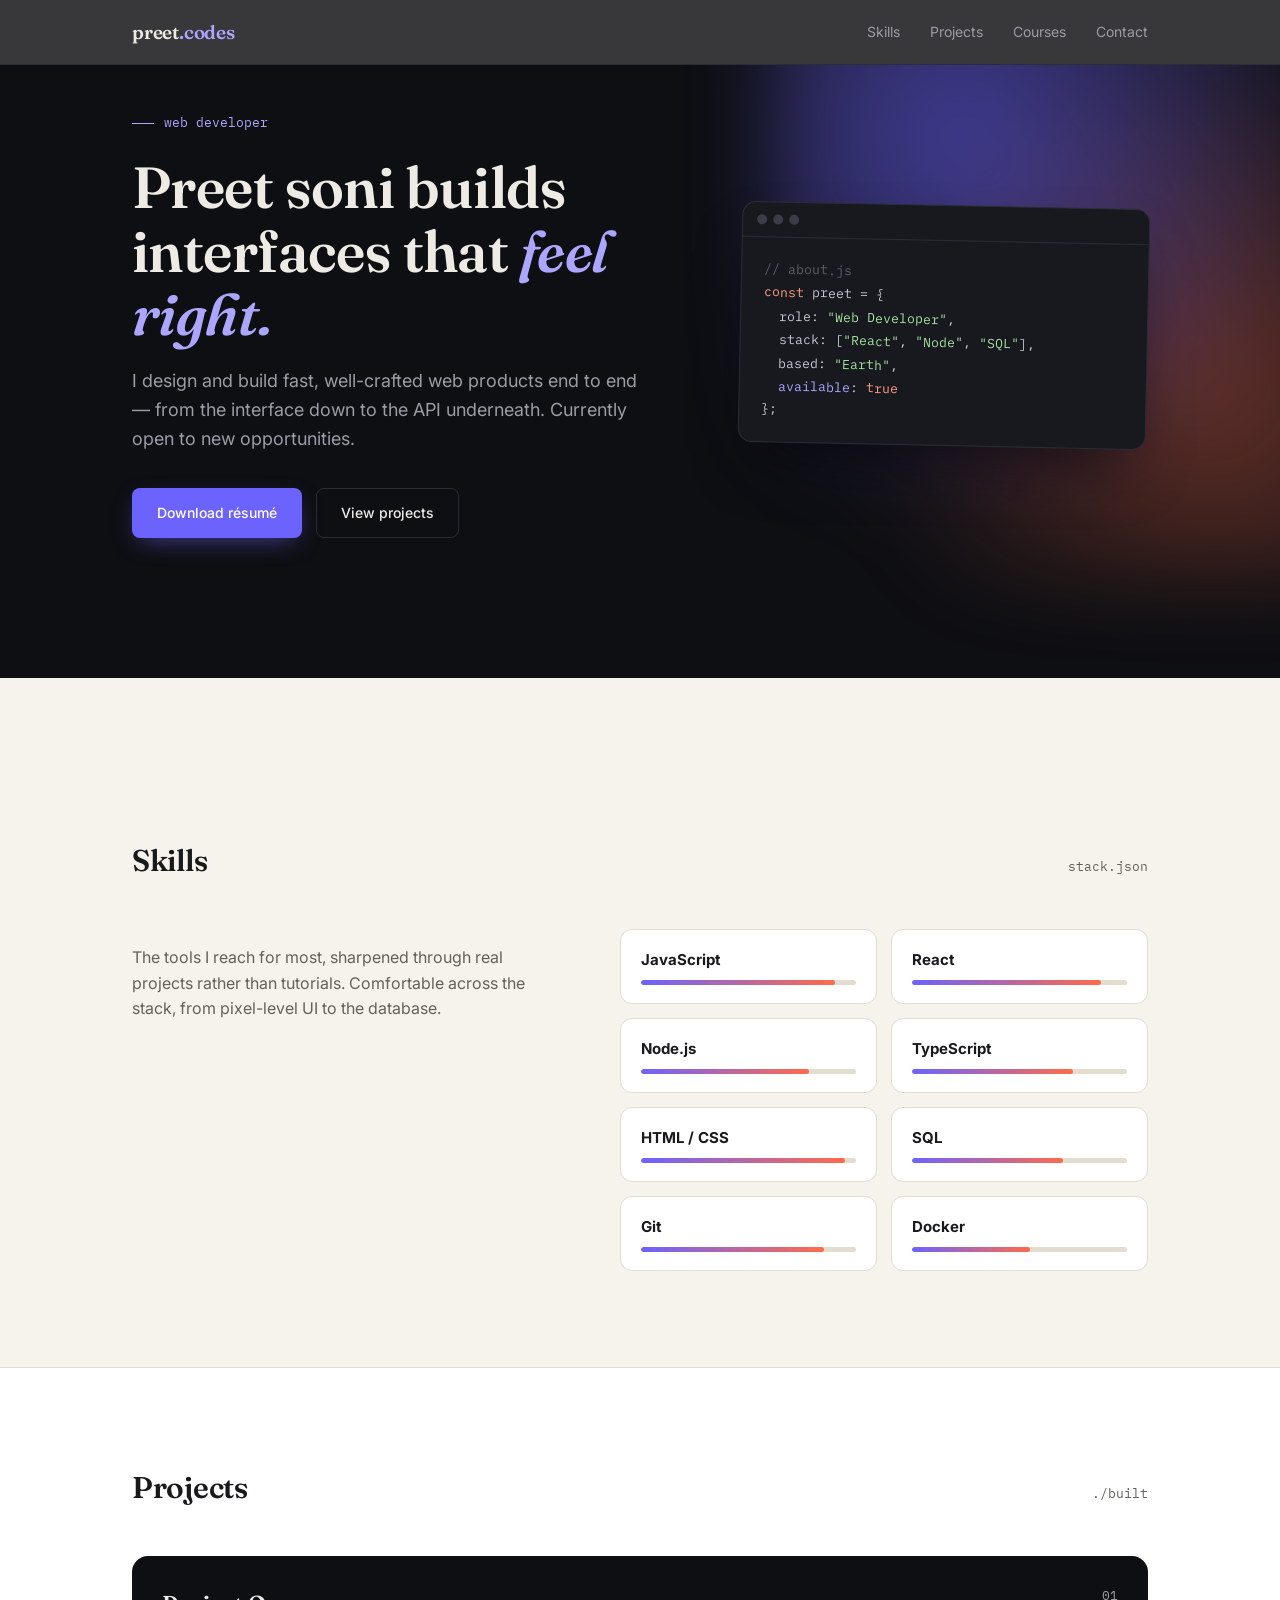
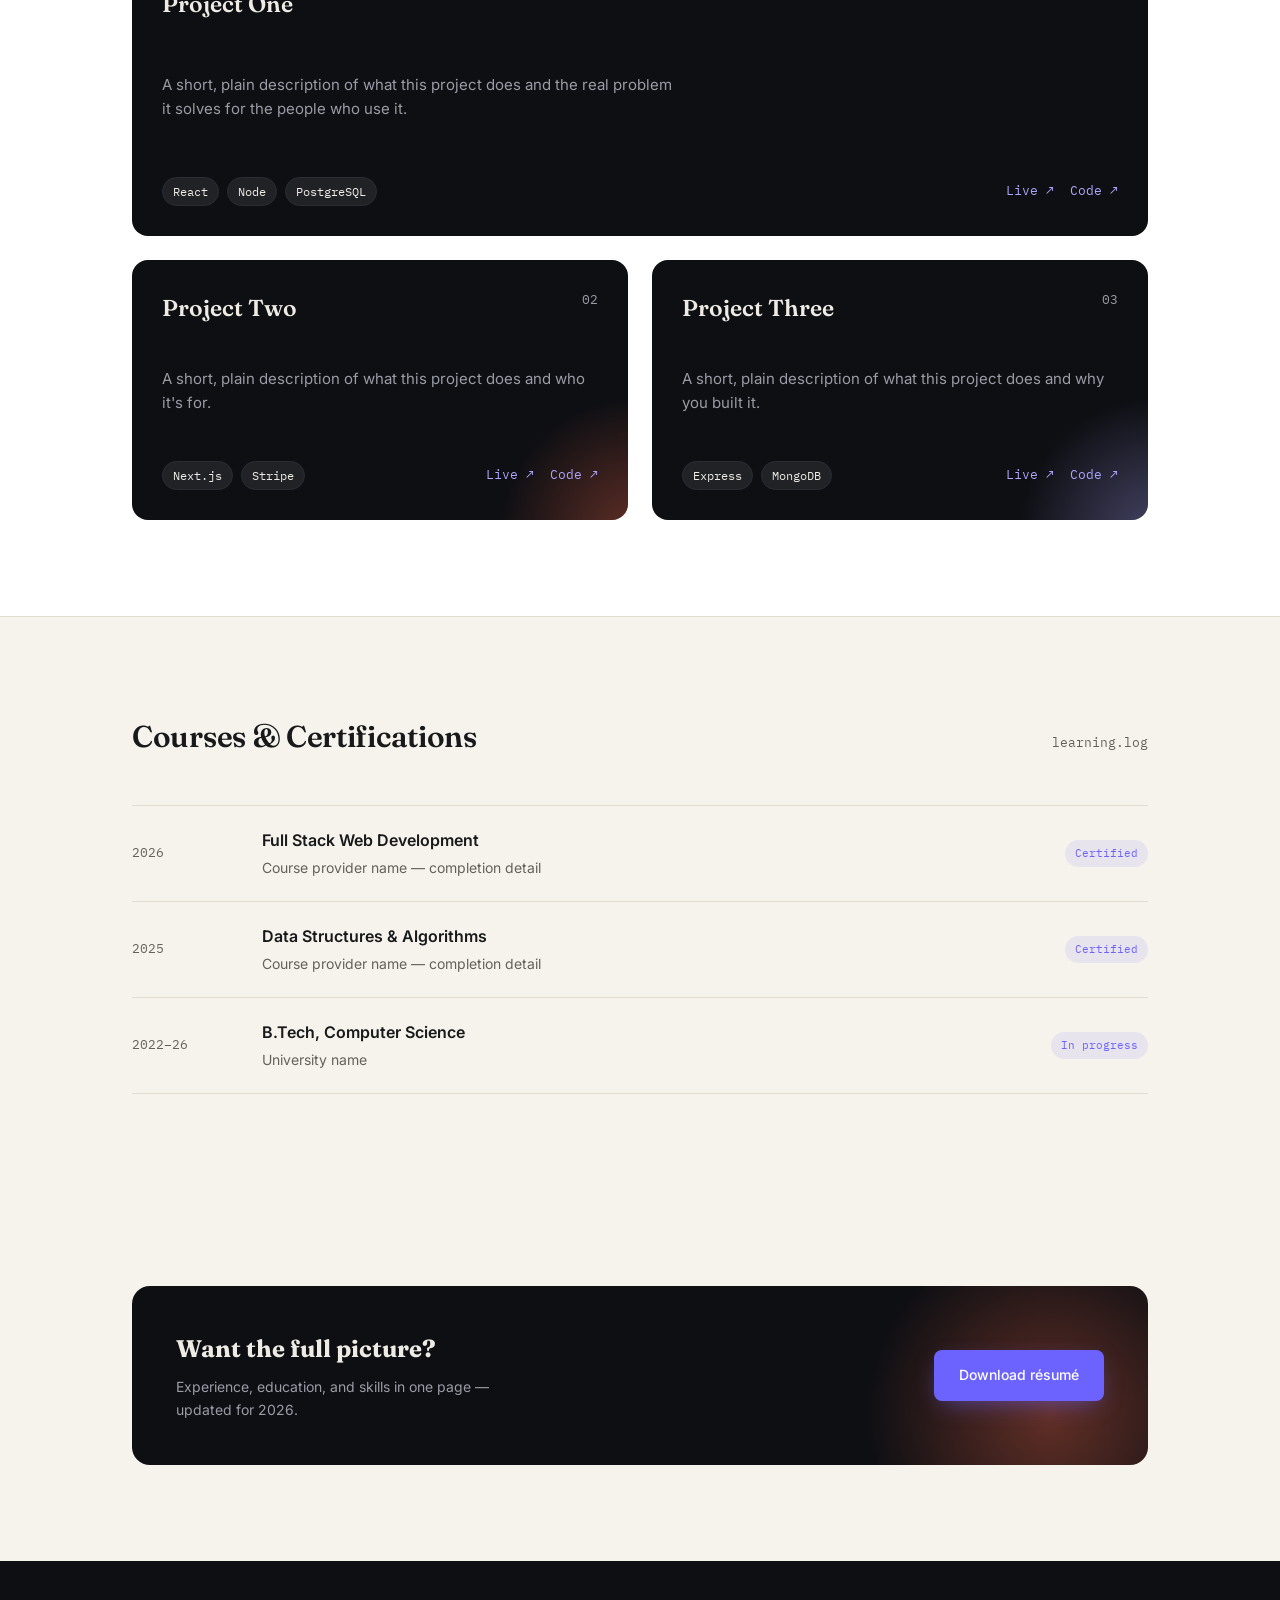
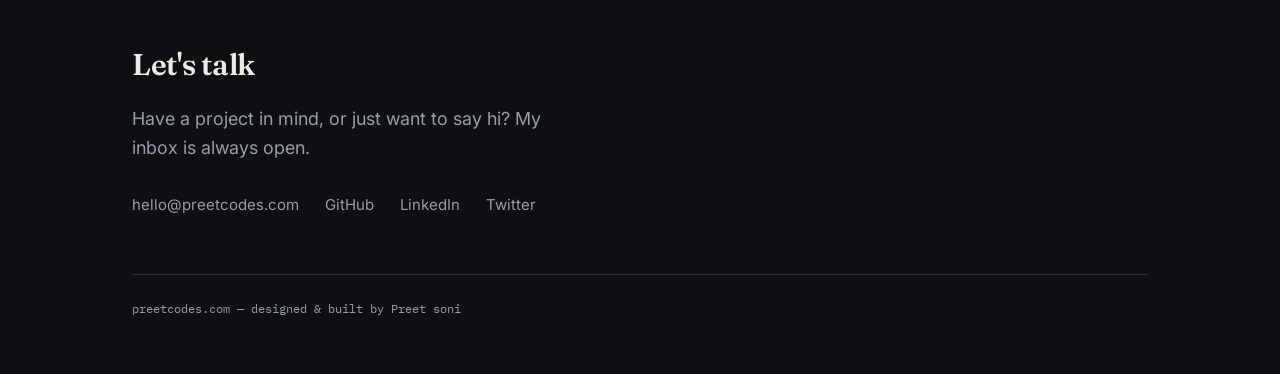
<file: index.html>
<!DOCTYPE html>
<html lang="en">
<head>
<meta charset="UTF-8">
<meta name="viewport" content="width=device-width, initial-scale=1.0">
<title>Preet soni — Web Developer</title>
<link rel="preconnect" href="https://fonts.googleapis.com">
<link href="https://fonts.googleapis.com/css2?family=Fraunces:opsz,wght@9..144,500;9..144,600;9..144,700&family=Inter:wght@400;500;600&family=IBM+Plex+Mono:wght@400;500&display=swap" rel="stylesheet">
<link rel="stylesheet" href="style.css">
</head>
<body>

<nav>
  <div class="wrap">
    <a class="logo" href="#top">preet<em>.codes</em></a>
    <ul class="navlinks">
      <li><a href="#skills">Skills</a></li>
      <li><a href="#projects">Projects</a></li>
      <li><a href="#courses">Courses</a></li>
      <li><a href="#contact">Contact</a></li>
    </ul>
  </div>
</nav>

<header class="hero" id="top">
  <div class="wrap">
    <div>
      <p class="eyebrow-line">web developer</p>
      <h1 class="name">Preet soni builds<br>interfaces that <span class="accent">feel right.</span></h1>
      <p class="role">I design and build fast, well-crafted web products end to end — from the interface down to the API underneath. Currently open to new opportunities.</p>
      <div class="hero-actions">
        <a class="btn btn-primary" href="/resume.pdf" download>Download résumé</a>
        <a class="btn btn-ghost" href="#projects">View projects</a>
      </div>
    </div>
    <div class="code-card">
      <div class="code-head"><span></span><span></span><span></span></div>
      <div class="code-body">
<span class="c">// about.js</span><br>
<span class="k">const</span> preet = {<br>
&nbsp;&nbsp;role: <span class="s">"Web Developer"</span>,<br>
&nbsp;&nbsp;stack: [<span class="s">"React"</span>, <span class="s">"Node"</span>, <span class="s">"SQL"</span>],<br>
&nbsp;&nbsp;based: <span class="s">"Earth"</span>,<br>
&nbsp;&nbsp;<span class="p">available</span>: <span class="k">true</span><br>
};
      </div>
    </div>
  </div>
</header>

<svg class="divider" viewBox="0 0 1440 64" preserveAspectRatio="none" xmlns="http://www.w3.org/2000/svg">
  <path d="M0,0 L1440,0 L1440,32 C1200,64 240,64 0,32 Z" fill="#F6F3EC"></path>
</svg>

<section id="skills">
  <div class="wrap">
    <div class="section-head">
      <h2 class="section-title">Skills</h2>
      <span class="section-note">stack.json</span>
    </div>
    <div class="skills-wrap">
      <div class="skills-intro">
        <p>The tools I reach for most, sharpened through real projects rather than tutorials. Comfortable across the stack, from pixel-level UI to the database.</p>
      </div>
      <div class="skills-grid">
        <div class="skill-card"><b>JavaScript</b><div class="bar"><i style="width:90%"></i></div></div>
        <div class="skill-card"><b>React</b><div class="bar"><i style="width:88%"></i></div></div>
        <div class="skill-card"><b>Node.js</b><div class="bar"><i style="width:78%"></i></div></div>
        <div class="skill-card"><b>TypeScript</b><div class="bar"><i style="width:75%"></i></div></div>
        <div class="skill-card"><b>HTML / CSS</b><div class="bar"><i style="width:95%"></i></div></div>
        <div class="skill-card"><b>SQL</b><div class="bar"><i style="width:70%"></i></div></div>
        <div class="skill-card"><b>Git</b><div class="bar"><i style="width:85%"></i></div></div>
        <div class="skill-card"><b>Docker</b><div class="bar"><i style="width:55%"></i></div></div>
      </div>
    </div>
  </div>
</section>

<section id="projects" style="background:var(--paper); border-top:1px solid var(--cream-line); border-bottom:1px solid var(--cream-line);">
  <div class="wrap">
    <div class="section-head">
      <h2 class="section-title">Projects</h2>
      <span class="section-note">./built</span>
    </div>
    <div class="projects-grid">
      <div class="project-card featured" style="--card-glow: var(--indigo);">
        <div class="project-top">
          <h3 class="project-title"><a href="https://example.com" target="_blank" rel="noopener">Project One</a></h3>
          <span class="project-num">01</span>
        </div>
        <p class="project-desc">A short, plain description of what this project does and the real problem it solves for the people who use it.</p>
        <div class="project-bottom">
          <div class="project-stack"><span class="tag">React</span><span class="tag">Node</span><span class="tag">PostgreSQL</span></div>
          <div class="project-links">
            <a href="https://example.com" target="_blank" rel="noopener">Live ↗</a>
            <a href="https://github.com/yourusername" target="_blank" rel="noopener">Code ↗</a>
          </div>
        </div>
      </div>

      <div class="project-card" style="--card-glow: var(--coral);">
        <div class="project-top">
          <h3 class="project-title"><a href="https://example.com" target="_blank" rel="noopener">Project Two</a></h3>
          <span class="project-num">02</span>
        </div>
        <p class="project-desc">A short, plain description of what this project does and who it's for.</p>
        <div class="project-bottom">
          <div class="project-stack"><span class="tag">Next.js</span><span class="tag">Stripe</span></div>
          <div class="project-links">
            <a href="https://example.com" target="_blank" rel="noopener">Live ↗</a>
            <a href="https://github.com/yourusername" target="_blank" rel="noopener">Code ↗</a>
          </div>
        </div>
      </div>

      <div class="project-card" style="--card-glow: var(--indigo-soft);">
        <div class="project-top">
          <h3 class="project-title"><a href="https://example.com" target="_blank" rel="noopener">Project Three</a></h3>
          <span class="project-num">03</span>
        </div>
        <p class="project-desc">A short, plain description of what this project does and why you built it.</p>
        <div class="project-bottom">
          <div class="project-stack"><span class="tag">Express</span><span class="tag">MongoDB</span></div>
          <div class="project-links">
            <a href="https://example.com" target="_blank" rel="noopener">Live ↗</a>
            <a href="https://github.com/yourusername" target="_blank" rel="noopener">Code ↗</a>
          </div>
        </div>
      </div>
    </div>
  </div>
</section>

<section id="courses">
  <div class="wrap">
    <div class="section-head">
      <h2 class="section-title">Courses &amp; Certifications</h2>
      <span class="section-note">learning.log</span>
    </div>
    <div class="courses-list">
      <div class="course">
        <span class="course-year">2026</span>
        <div>
          <p class="course-name">Full Stack Web Development</p>
          <p class="course-issuer">Course provider name — completion detail</p>
        </div>
        <span class="course-badge">Certified</span>
      </div>
      <div class="course">
        <span class="course-year">2025</span>
        <div>
          <p class="course-name">Data Structures &amp; Algorithms</p>
          <p class="course-issuer">Course provider name — completion detail</p>
        </div>
        <span class="course-badge">Certified</span>
      </div>
      <div class="course">
        <span class="course-year">2022–26</span>
        <div>
          <p class="course-name">B.Tech, Computer Science</p>
          <p class="course-issuer">University name</p>
        </div>
        <span class="course-badge">In progress</span>
      </div>
    </div>
  </div>
</section>

<section id="resume">
  <div class="wrap">
    <div class="resume-card">
      <div>
        <h3>Want the full picture?</h3>
        <p>Experience, education, and skills in one page — updated for 2026.</p>
      </div>
      <a class="btn btn-primary" href="/resume.pdf" download>Download résumé</a>
    </div>
  </div>
</section>

<footer id="contact">
  <div class="wrap">
    <h2 class="section-title">Let's talk</h2>
    <p class="contact-lead">Have a project in mind, or just want to say hi? My inbox is always open.</p>
    <div class="contact-row">
      <a href="mailto:hello@preetcodes.com">hello@preetcodes.com</a>
      <a href="https://github.com/yourusername" target="_blank" rel="noopener">GitHub</a>
      <a href="https://linkedin.com/in/yourusername" target="_blank" rel="noopener">LinkedIn</a>
      <a href="https://twitter.com/yourusername" target="_blank" rel="noopener">Twitter</a>
    </div>
    <p class="foot-note">preetcodes.com — designed &amp; built by Preet soni</p>
  </div>
</footer>

</body>
</html>
</file>
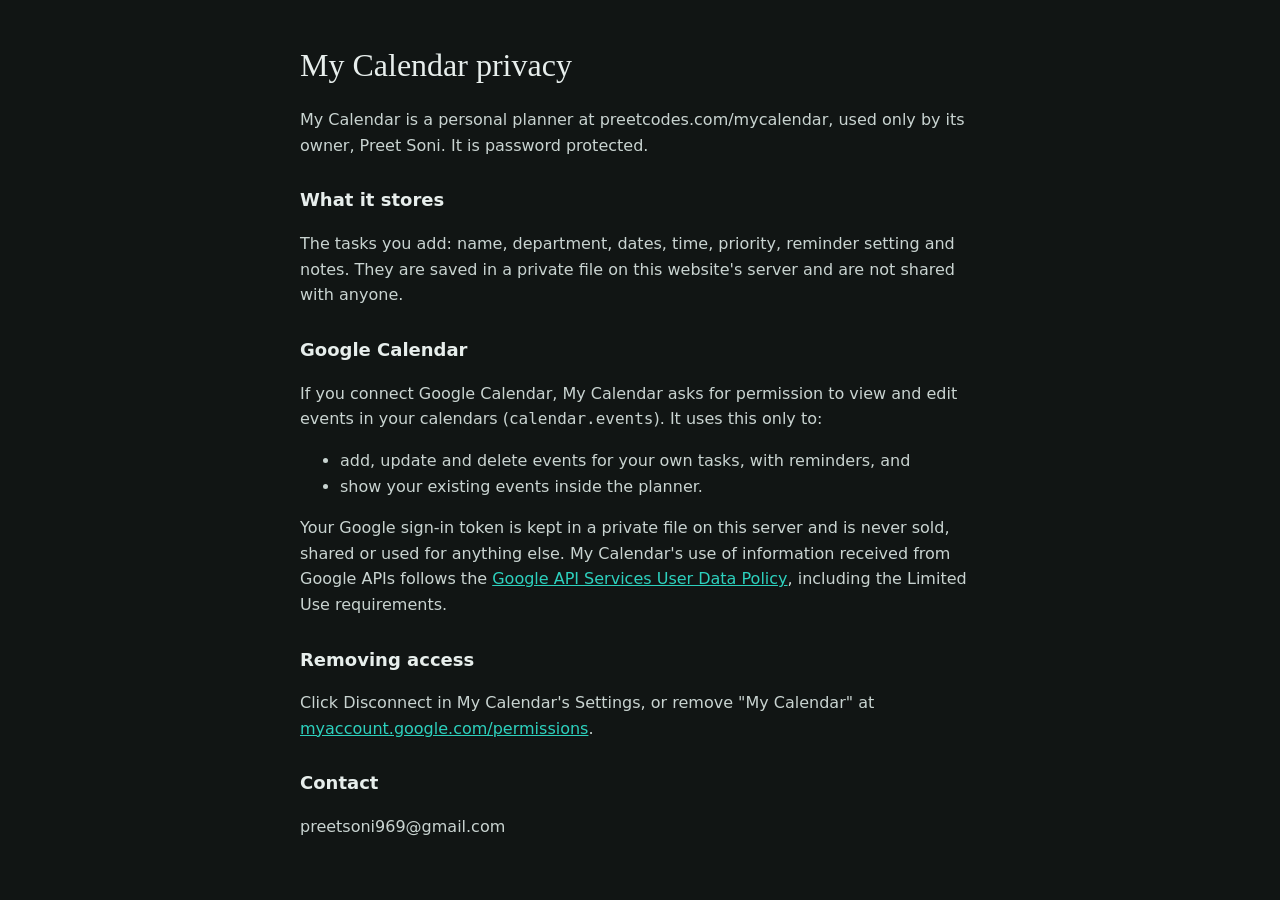
<file: mycalendar/privacy.html>
<!doctype html>
<html lang="en">
<head>
<meta charset="utf-8">
<meta name="viewport" content="width=device-width,initial-scale=1">
<title>My Calendar · Privacy</title>
<style>
  body{margin:0;background:#111514;color:#e7eeec;font:16px/1.6 system-ui,-apple-system,"Segoe UI",sans-serif}
  main{max-width:680px;margin:0 auto;padding:40px 20px}
  h1{font-family:Georgia,serif;font-weight:400;font-size:32px;margin:0 0 8px}
  h2{font-size:18px;margin:28px 0 6px}
  p,li{color:#c9d4d1}
  a{color:#2dd1be}
</style>
</head>
<body>
<main>
  <h1>My Calendar privacy</h1>
  <p>My Calendar is a personal planner at preetcodes.com/mycalendar, used only by its owner, Preet Soni. It is password protected.</p>
  <h2>What it stores</h2>
  <p>The tasks you add: name, department, dates, time, priority, reminder setting and notes. They are saved in a private file on this website's server and are not shared with anyone.</p>
  <h2>Google Calendar</h2>
  <p>If you connect Google Calendar, My Calendar asks for permission to view and edit events in your calendars (<code>calendar.events</code>). It uses this only to:</p>
  <ul>
    <li>add, update and delete events for your own tasks, with reminders, and</li>
    <li>show your existing events inside the planner.</li>
  </ul>
  <p>Your Google sign-in token is kept in a private file on this server and is never sold, shared or used for anything else. My Calendar's use of information received from Google APIs follows the <a href="https://developers.google.com/terms/api-services-user-data-policy">Google API Services User Data Policy</a>, including the Limited Use requirements.</p>
  <h2>Removing access</h2>
  <p>Click Disconnect in My Calendar's Settings, or remove "My Calendar" at <a href="https://myaccount.google.com/permissions">myaccount.google.com/permissions</a>.</p>
  <h2>Contact</h2>
  <p>preetsoni969@gmail.com</p>
</main>
</body>
</html>
</file>
<file: style.css>
:root{
    --ink: #0E0F13;
    --ink-2: #17191F;
    --ink-line: #2A2D36;
    --cream: #F6F3EC;
    --cream-line: #E2DDCF;
    --paper: #FFFFFF;
    --text-dark: #EDEBE4;
    --text-dark-soft: #9A9CA6;
    --text-light: #17191A;
    --text-light-soft: #63625A;
    --indigo: #6C63FF;
    --indigo-soft: #ADA6FF;
    --coral: #FF6B4A;
    --serif: 'Fraunces', serif;
    --sans: 'Inter', sans-serif;
    --mono: 'IBM Plex Mono', monospace;
    --maxw: 1080px;
  }
  *{ box-sizing:border-box; }
  html{ scroll-behavior:smooth; }
  body{
    margin:0; background:var(--cream); color:var(--text-light);
    font-family:var(--sans); line-height:1.6; -webkit-font-smoothing:antialiased;
  }
  a{ color:inherit; }
  ::selection{ background:var(--indigo); color:#fff; }
  @media (prefers-reduced-motion: reduce){ *{ animation:none !important; transition:none !important; } }

  .wrap{ max-width:var(--maxw); margin:0 auto; padding:0 32px; }

  /* ---------- NAV ---------- */
  nav{
    position:sticky; top:0; z-index:30;
    background:rgba(14,15,19,0.82); backdrop-filter:blur(10px);
    border-bottom:1px solid var(--ink-line);
  }
  nav .wrap{ display:flex; align-items:center; justify-content:space-between; height:64px; }
  .logo{ font-family:var(--serif); font-size:19px; font-weight:600; text-decoration:none; color:var(--text-dark); letter-spacing:-0.01em; }
  .logo em{ font-style:normal; color:var(--indigo-soft); }
  .navlinks{ display:flex; gap:30px; list-style:none; margin:0; padding:0; }
  .navlinks a{ text-decoration:none; font-size:14px; color:var(--text-dark-soft); transition:color .15s ease; }
  .navlinks a:hover{ color:var(--text-dark); }
  a:focus-visible{ outline:2px solid var(--indigo-soft); outline-offset:3px; border-radius:2px; }

  /* ---------- HERO ---------- */
  .hero{
    position:relative; overflow:hidden;
    background:var(--ink); color:var(--text-dark);
    padding:48px 0 140px;
  }
  .hero::before{
    content:""; position:absolute; inset:-20% -10% auto auto; width:640px; height:640px;
    background:radial-gradient(circle at 30% 30%, rgba(108,99,255,0.55), transparent 60%),
               radial-gradient(circle at 70% 70%, rgba(255,107,74,0.35), transparent 55%);
    filter:blur(40px); pointer-events:none;
  }
  .hero .wrap{ position:relative; display:grid; grid-template-columns:1.15fr 0.85fr; gap:56px; align-items:center; }
  .eyebrow-line{ font-family:var(--mono); font-size:13px; color:var(--indigo-soft); margin:0 0 22px; display:flex; align-items:center; gap:10px; }
  .eyebrow-line::before{ content:""; width:22px; height:1px; background:var(--indigo-soft); display:inline-block; }
  h1.name{
    font-family:var(--serif); font-weight:600; font-size:clamp(40px,5vw,58px);
    line-height:1.1; margin:0 0 20px; letter-spacing:-0.01em;
  }
  h1.name .accent{ font-style:italic; color:var(--indigo-soft); }
  .role{ font-size:18px; color:var(--text-dark-soft); max-width:46ch; margin:0 0 34px; }
  .hero-actions{ display:flex; gap:14px; flex-wrap:wrap; }
  .btn{
    display:inline-flex; align-items:center; gap:8px; padding:13px 24px; border-radius:8px;
    text-decoration:none; font-size:14px; font-weight:500; border:1px solid transparent;
    transition:transform .15s ease, background .15s ease, border-color .15s ease, box-shadow .15s ease;
  }
  .btn-primary{ background:var(--indigo); color:#fff; box-shadow:0 8px 24px -8px rgba(108,99,255,0.6); }
  .btn-primary:hover{ transform:translateY(-2px); box-shadow:0 12px 28px -8px rgba(108,99,255,0.75); }
  .btn-ghost{ border-color:var(--ink-line); color:var(--text-dark); background:transparent; }
  .btn-ghost:hover{ border-color:var(--text-dark-soft); }

  .code-card{
    background:var(--ink-2); border:1px solid var(--ink-line); border-radius:14px;
    box-shadow:0 30px 60px -20px rgba(0,0,0,0.6);
    overflow:hidden; transform:rotate(1.2deg);
  }
  .code-card:hover{ transform:rotate(0deg); transition:transform .3s ease; }
  .code-head{ display:flex; gap:6px; padding:12px 14px; border-bottom:1px solid var(--ink-line); }
  .code-head span{ width:10px; height:10px; border-radius:50%; background:#3a3d47; }
  .code-body{ padding:20px 22px; font-family:var(--mono); font-size:13px; line-height:1.8; color:#C7C9D1; }
  .code-body .k{ color:#FF9E80; }
  .code-body .s{ color:#A6E3A1; }
  .code-body .p{ color:var(--indigo-soft); }
  .code-body .c{ color:#5C5F6B; }

  .photo-card{
    position:relative;
    width:420px; height:560px;
    background:var(--ink-2); border:1px solid var(--ink-line); border-radius:14px;
    box-shadow:0 30px 60px -20px rgba(0,0,0,0.6);
    justify-self:center;
  }
  .photo-card:hover{ transform:rotate(0deg); transition:transform .3s ease; }
  .photo-card img{
    width:100%; height:100%; display:block;
    object-fit:cover; object-position:top center;
  }

  .divider{ display:block; width:100%; height:64px; margin-top:-1px; }

  section{ padding:96px 0; }
  .section-head{ display:flex; align-items:baseline; justify-content:space-between; margin-bottom:44px; gap:16px; }
  h2.section-title{ font-family:var(--serif); font-size:30px; font-weight:600; margin:0; letter-spacing:-0.01em; }
  .section-note{ font-size:13px; color:var(--text-light-soft); font-family:var(--mono); }

  .skills-wrap{ display:grid; grid-template-columns:0.9fr 1.1fr; gap:56px; align-items:start; }
  .skills-intro p{ color:var(--text-light-soft); font-size:16px; max-width:42ch; }
  .skills-grid{ display:grid; grid-template-columns:repeat(2, 1fr); gap:14px; }
  .skill-card{
    background:var(--paper); border:1px solid var(--cream-line); border-radius:12px;
    padding:18px 20px; transition:transform .15s ease, box-shadow .15s ease, border-color .15s ease;
  }
  .skill-card:hover{ transform:translateY(-3px); box-shadow:0 16px 30px -18px rgba(23,25,26,0.25); border-color:var(--indigo-soft); }
  .skill-card b{ display:block; font-size:15px; margin-bottom:8px; }
  .bar{ height:5px; border-radius:100px; background:var(--cream-line); overflow:hidden; }
  .bar i{ display:block; height:100%; background:linear-gradient(90deg, var(--indigo), var(--coral)); border-radius:100px; }

  .projects-grid{ display:grid; grid-template-columns:repeat(2, 1fr); gap:24px; }
  .project-card{
    background:var(--ink); color:var(--text-dark); border-radius:16px; padding:30px;
    position:relative; overflow:hidden; min-height:260px; display:flex; flex-direction:column; justify-content:space-between;
    transition:transform .2s ease, box-shadow .2s ease;
  }
  .project-card:hover{ transform:translateY(-4px); box-shadow:0 24px 50px -20px rgba(0,0,0,0.45); }
  .project-card.featured{ grid-column:span 2; min-height:280px; }
  .project-card::after{
    content:""; position:absolute; inset:auto -30% -60% auto; width:280px; height:280px; border-radius:50%;
    background:radial-gradient(circle, var(--card-glow, var(--indigo)) 0%, transparent 70%);
    opacity:0.35; pointer-events:none;
  }
  .project-top{ position:relative; z-index:1; display:flex; justify-content:space-between; align-items:flex-start; gap:16px; }
  .project-title{ font-family:var(--serif); font-size:23px; font-weight:600; margin:0; }
  .project-title a{ text-decoration:none; }
  .project-num{ font-family:var(--mono); font-size:13px; color:var(--text-dark-soft); }
  .project-desc{ position:relative; z-index:1; color:var(--text-dark-soft); font-size:15px; max-width:58ch; margin:14px 0 20px; }
  .project-bottom{ position:relative; z-index:1; display:flex; justify-content:space-between; align-items:center; flex-wrap:wrap; gap:12px; }
  .project-stack{ display:flex; gap:8px; flex-wrap:wrap; }
  .tag{ font-family:var(--mono); font-size:12px; color:var(--text-dark); background:rgba(255,255,255,0.08); border:1px solid var(--ink-line); padding:4px 10px; border-radius:100px; }
  .project-links{ display:flex; gap:16px; font-size:13px; font-family:var(--mono); }
  .project-links a{ text-decoration:none; color:var(--indigo-soft); }
  .project-links a:hover{ text-decoration:underline; }

  .exp-list{ position:relative; padding-left:32px; }
  .exp-list::before{
    content:""; position:absolute; left:6px; top:6px; bottom:6px; width:2px;
    background:linear-gradient(180deg, var(--indigo), var(--coral) 60%, transparent);
  }
  .exp-item{
    position:relative;
    padding:0 0 40px 28px;
  }
  .exp-item:last-child{ padding-bottom:0; }
  .exp-item::before{
    content:""; position:absolute; left:-32px; top:4px; width:14px; height:14px;
    border-radius:50%; background:var(--cream); border:3px solid var(--indigo); z-index:1;
  }
  .exp-item.current::before{ border-color:var(--coral); box-shadow:0 0 0 4px rgba(255,107,74,0.15); }
  .exp-card{
    background:var(--paper); border:1px solid var(--cream-line); border-radius:14px;
    padding:26px 28px; transition:transform .18s ease, box-shadow .18s ease, border-color .18s ease;
  }
  .exp-card:hover{ transform:translateX(4px); box-shadow:0 18px 34px -20px rgba(23,25,26,0.25); border-color:var(--indigo-soft); }
  .exp-top-row{ display:flex; justify-content:space-between; align-items:flex-start; gap:16px; flex-wrap:wrap; margin-bottom:4px; }
  .exp-dates{
    font-family:var(--mono); font-size:12px; color:var(--indigo);
    background:rgba(108,99,255,0.1); padding:4px 11px; border-radius:100px; white-space:nowrap;
  }
  .exp-role{ font-family:var(--serif); font-size:20px; font-weight:600; margin:0 0 2px; }
  .exp-org{ font-size:14px; color:var(--text-light-soft); font-weight:500; margin:0 0 14px; }
  .exp-bullets{ margin:0; padding-left:18px; color:var(--text-light-soft); font-size:14.5px; line-height:1.75; }
  .exp-bullets li{ margin-bottom:6px; }
  .exp-bullets li::marker{ color:var(--indigo); }

  .cert-list{ list-style:none; padding:0; margin:0; display:grid; gap:10px; }
  .cert-list li{
    font-size:15px; color:var(--text-light-soft); padding:14px 18px;
    background:var(--paper); border:1px solid var(--cream-line); border-radius:10px;
  }
  .cert-list b{ color:var(--text-light); font-weight:600; }

  .edu-grid{ display:grid; grid-template-columns:repeat(2, 1fr); gap:20px; }
  .edu-card{
    background:var(--paper); border:1px solid var(--cream-line); border-radius:12px; padding:22px 24px;
  }
  .edu-card .edu-degree{ font-family:var(--serif); font-size:18px; font-weight:600; margin:0 0 4px; }
  .edu-card .edu-school{ font-size:14px; color:var(--text-light-soft); margin:0 0 8px; }
  .edu-card .edu-dates{ font-family:var(--mono); font-size:12px; color:var(--indigo); margin:0; }

  .courses-list{ border-top:1px solid var(--cream-line); }
  .course{
    display:grid; grid-template-columns:110px 1fr auto; gap:20px; align-items:center;
    padding:22px 0; border-bottom:1px solid var(--cream-line);
  }
  .course-year{ font-family:var(--mono); font-size:13px; color:var(--text-light-soft); }
  .course-name{ font-weight:600; margin:0 0 3px; font-size:16px; }
  .course-issuer{ font-size:14px; color:var(--text-light-soft); margin:0; }
  .course-badge{
    font-family:var(--mono); font-size:11px; color:var(--indigo); background:rgba(108,99,255,0.1);
    padding:5px 10px; border-radius:100px; white-space:nowrap;
  }

  .resume-card{
    background:var(--ink); color:var(--text-dark); border-radius:18px; padding:44px;
    display:flex; align-items:center; justify-content:space-between; gap:24px; flex-wrap:wrap;
    position:relative; overflow:hidden;
  }
  .resume-card::before{
    content:""; position:absolute; inset:-40% -10% auto auto; width:400px; height:400px;
    background:radial-gradient(circle, rgba(255,107,74,0.35), transparent 65%); pointer-events:none;
  }
  .resume-card h3{ font-family:var(--serif); font-size:24px; margin:0 0 8px; position:relative; z-index:1; }
  .resume-card p{ margin:0; color:var(--text-dark-soft); font-size:14px; position:relative; z-index:1; max-width:40ch; }
  .resume-card .btn{ position:relative; z-index:1; }

  footer{ background:var(--ink); color:var(--text-dark); padding:80px 0 44px; }
  footer h2.section-title{ color:var(--text-dark); }
  .contact-lead{ font-size:18px; color:var(--text-dark-soft); max-width:40ch; margin:16px 0 30px; }
  .contact-row{ display:flex; gap:26px; flex-wrap:wrap; }
  .contact-row a{ text-decoration:none; font-size:15px; color:var(--text-dark-soft); border-bottom:1px solid transparent; transition:color .15s ease, border-color .15s ease; }
  .contact-row a:hover{ color:var(--text-dark); border-color:var(--indigo-soft); }
  .foot-note{ margin-top:56px; padding-top:24px; border-top:1px solid var(--ink-line); font-size:12px; color:var(--text-dark-soft); font-family:var(--mono); }

  @media (max-width: 860px){
    .hero{ padding-top:40px; }
    .hero .wrap{ grid-template-columns:1fr; }
    .code-card, .photo-card{ transform:none; order:-1; justify-self:center; }
    .photo-card{ width:100%; max-width:340px; height:auto; aspect-ratio:4/5; margin:0 auto 32px; }
    .skills-wrap{ grid-template-columns:1fr; }
    .skills-grid{ grid-template-columns:repeat(2,1fr); }
    .projects-grid{ grid-template-columns:1fr; }
    .project-card.featured{ grid-column:span 1; }
    .course{ grid-template-columns:1fr; gap:6px; }
    .course-badge{ justify-self:flex-start; }
    .edu-grid{ grid-template-columns:1fr; }
  }
  @media (max-width: 520px){
    .navlinks{ display:none; }
    .skills-grid{ grid-template-columns:1fr; }
  }
</file>
